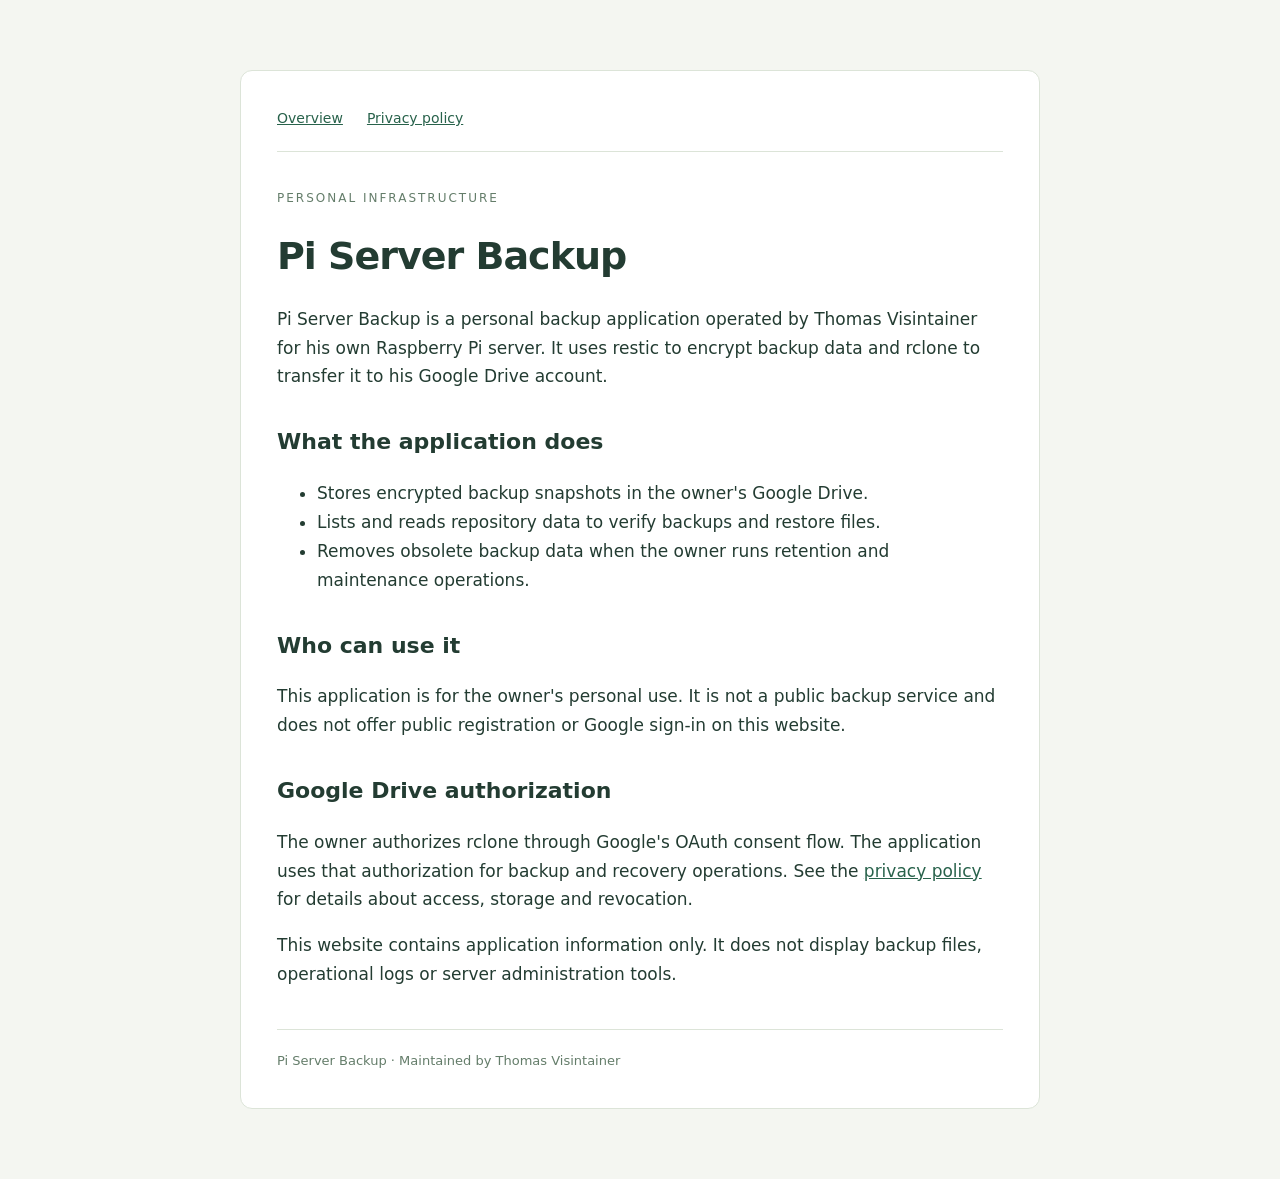
<file: index.html>
<!doctype html><html lang="en"><head><meta charset="utf-8"><meta name="viewport" content="width=device-width,initial-scale=1"><title>Pi Server Backup</title><meta name="description" content="Information about a private, personal Google Drive backup application."><link rel="stylesheet" href="style.css"></head><body><main><nav><a href="index.html" aria-current="page">Overview</a><a href="privacy.html">Privacy policy</a></nav><p class="label">Personal infrastructure</p><h1>Pi Server Backup</h1><p>Pi Server Backup is a personal backup application operated by Thomas Visintainer for his own Raspberry Pi server. It uses restic to encrypt backup data and rclone to transfer it to his Google Drive account.</p><h2>What the application does</h2><ul><li>Stores encrypted backup snapshots in the owner's Google Drive.</li><li>Lists and reads repository data to verify backups and restore files.</li><li>Removes obsolete backup data when the owner runs retention and maintenance operations.</li></ul><h2>Who can use it</h2><p>This application is for the owner's personal use. It is not a public backup service and does not offer public registration or Google sign-in on this website.</p><h2>Google Drive authorization</h2><p>The owner authorizes rclone through Google's OAuth consent flow. The application uses that authorization for backup and recovery operations. See the <a href="privacy.html">privacy policy</a> for details about access, storage and revocation.</p><p>This website contains application information only. It does not display backup files, operational logs or server administration tools.</p><footer>Pi Server Backup · Maintained by Thomas Visintainer</footer></main></body></html>
</file>
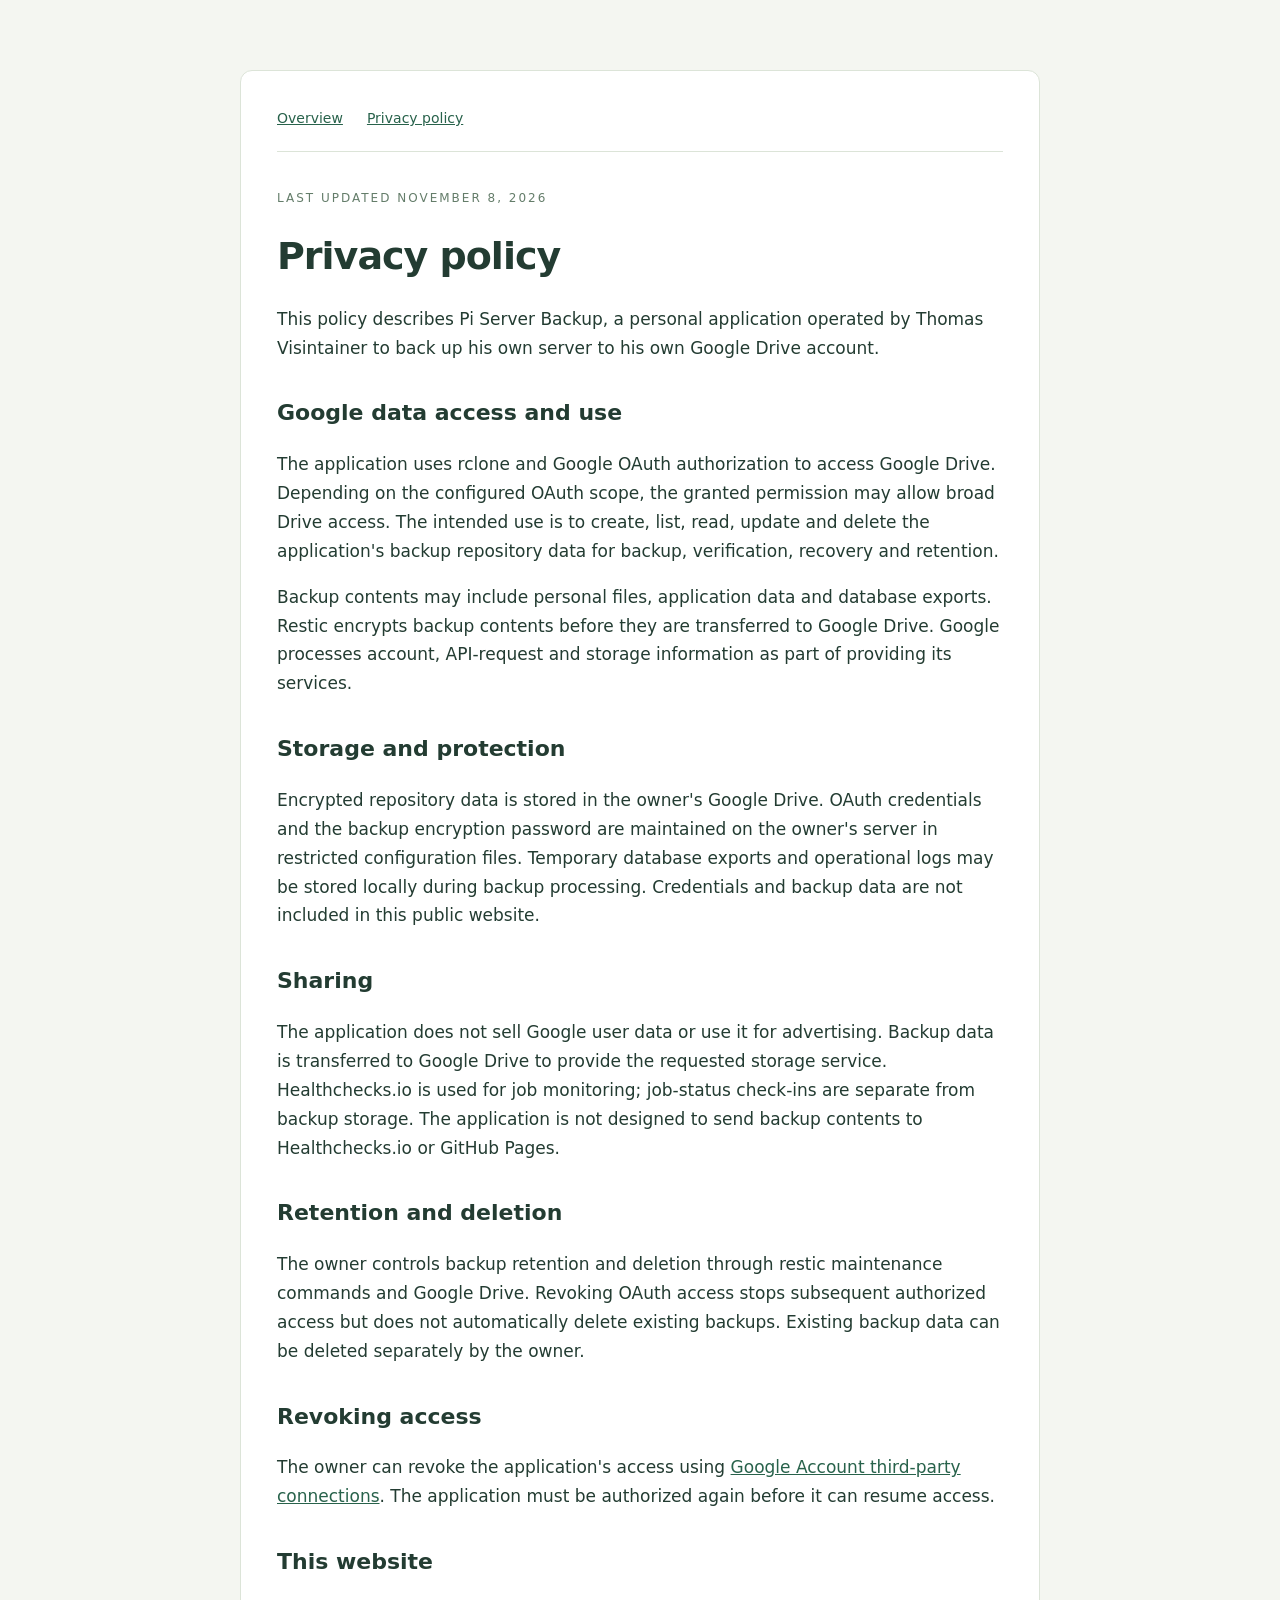
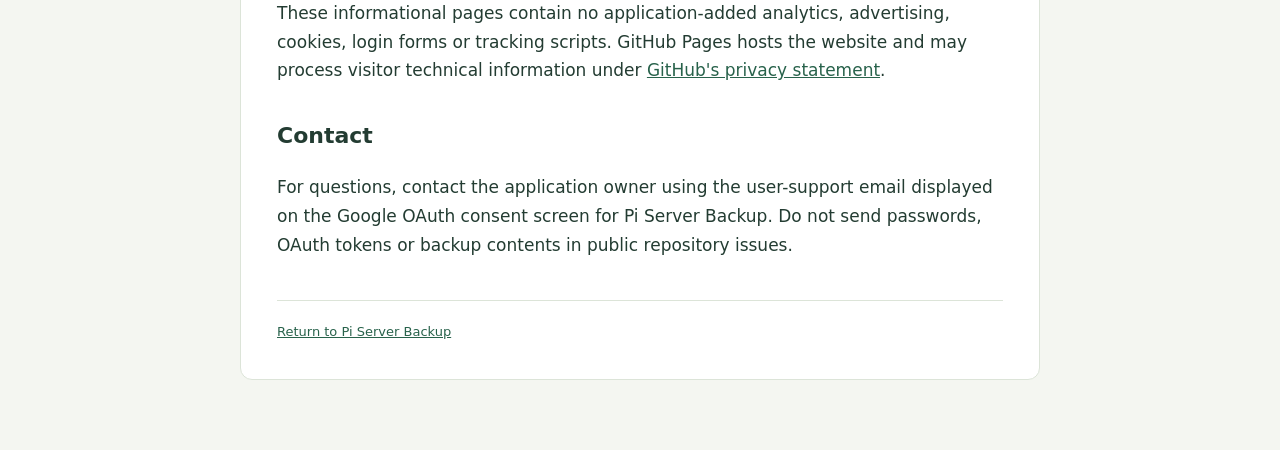
<file: privacy.html>
<!doctype html><html lang="en"><head><meta charset="utf-8"><meta name="viewport" content="width=device-width,initial-scale=1"><title>Privacy policy | Pi Server Backup</title><link rel="stylesheet" href="style.css"></head><body><main><nav><a href="index.html">Overview</a><a href="privacy.html" aria-current="page">Privacy policy</a></nav><p class="label">Last updated November 8, 2026</p><h1>Privacy policy</h1><p>This policy describes Pi Server Backup, a personal application operated by Thomas Visintainer to back up his own server to his own Google Drive account.</p><h2>Google data access and use</h2><p>The application uses rclone and Google OAuth authorization to access Google Drive. Depending on the configured OAuth scope, the granted permission may allow broad Drive access. The intended use is to create, list, read, update and delete the application's backup repository data for backup, verification, recovery and retention.</p><p>Backup contents may include personal files, application data and database exports. Restic encrypts backup contents before they are transferred to Google Drive. Google processes account, API-request and storage information as part of providing its services.</p><h2>Storage and protection</h2><p>Encrypted repository data is stored in the owner's Google Drive. OAuth credentials and the backup encryption password are maintained on the owner's server in restricted configuration files. Temporary database exports and operational logs may be stored locally during backup processing. Credentials and backup data are not included in this public website.</p><h2>Sharing</h2><p>The application does not sell Google user data or use it for advertising. Backup data is transferred to Google Drive to provide the requested storage service. Healthchecks.io is used for job monitoring; job-status check-ins are separate from backup storage. The application is not designed to send backup contents to Healthchecks.io or GitHub Pages.</p><h2>Retention and deletion</h2><p>The owner controls backup retention and deletion through restic maintenance commands and Google Drive. Revoking OAuth access stops subsequent authorized access but does not automatically delete existing backups. Existing backup data can be deleted separately by the owner.</p><h2>Revoking access</h2><p>The owner can revoke the application's access using <a href="https://myaccount.google.com/connections">Google Account third-party connections</a>. The application must be authorized again before it can resume access.</p><h2>This website</h2><p>These informational pages contain no application-added analytics, advertising, cookies, login forms or tracking scripts. GitHub Pages hosts the website and may process visitor technical information under <a href="https://docs.github.com/en/site-policy/privacy-policies/github-general-privacy-statement">GitHub's privacy statement</a>.</p><h2>Contact</h2><p>For questions, contact the application owner using the user-support email displayed on the Google OAuth consent screen for Pi Server Backup. Do not send passwords, OAuth tokens or backup contents in public repository issues.</p><footer><a href="index.html">Return to Pi Server Backup</a></footer></main></body></html>
</file>
<file: style.css>
*{box-sizing:border-box}body{margin:0;background:#f4f6f1;color:#233c32;font:17px/1.7 system-ui,sans-serif}main{max-width:800px;margin:70px auto;padding:36px;background:white;border:1px solid #dce4d8;border-radius:12px}nav{display:flex;gap:24px;font-size:14px;border-bottom:1px solid #dce4d8;padding-bottom:20px}a{color:#28624b}h1{font-size:38px;line-height:1.2;letter-spacing:-1px}h2{font-size:22px;margin-top:32px}.label{font-size:12px;letter-spacing:2px;text-transform:uppercase;color:#647d6a;margin-top:36px}footer{font-size:13px;color:#647d6a;border-top:1px solid #dce4d8;margin-top:40px;padding-top:20px}@media(max-width:700px){main{margin:20px 12px;padding:24px}h1{font-size:30px}}
</file>
